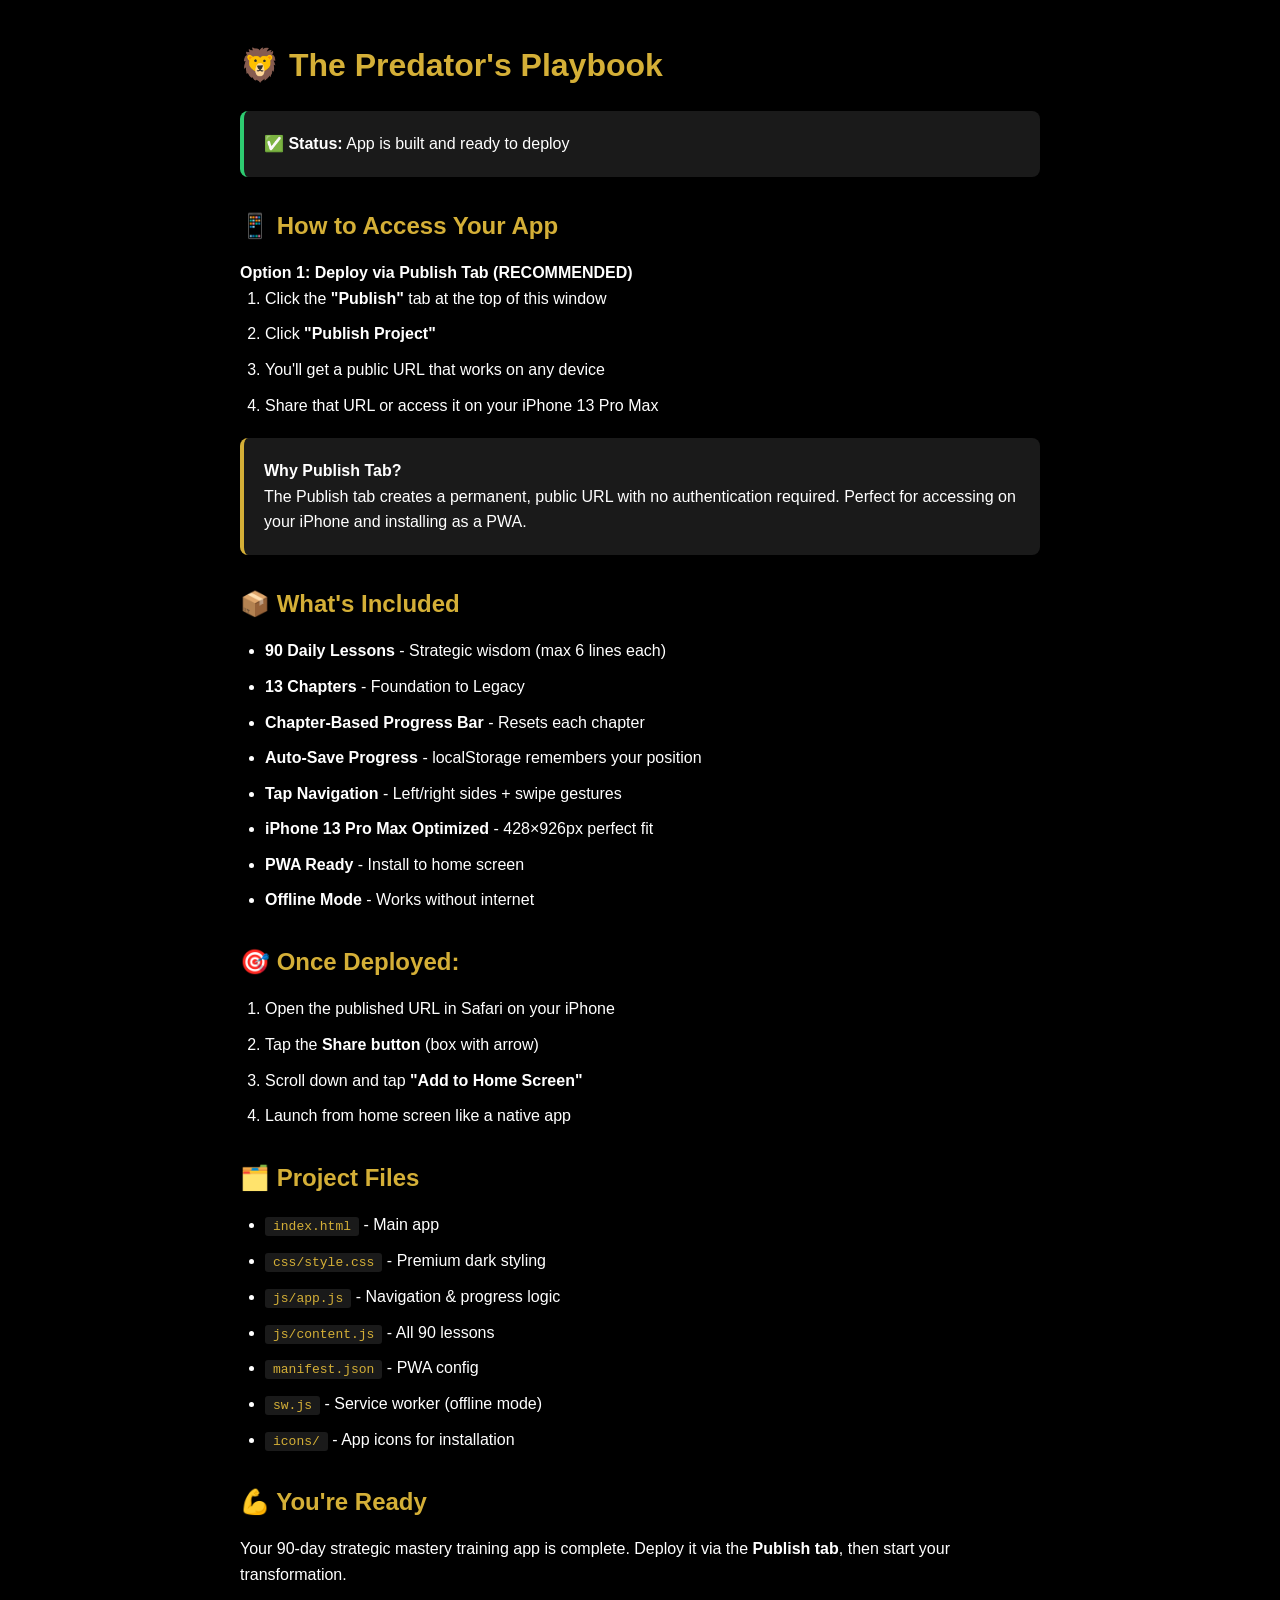
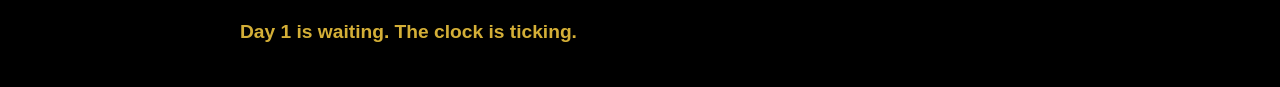
<file: access.html>
<!DOCTYPE html>
<html lang="en">
<head>
    <meta charset="UTF-8">
    <meta name="viewport" content="width=device-width, initial-scale=1.0">
    <title>Predator's Playbook - Access Instructions</title>
    <style>
        * {
            margin: 0;
            padding: 0;
            box-sizing: border-box;
        }
        body {
            font-family: -apple-system, BlinkMacSystemFont, 'Segoe UI', sans-serif;
            background: #000;
            color: #fff;
            padding: 40px 20px;
            line-height: 1.6;
        }
        .container {
            max-width: 800px;
            margin: 0 auto;
        }
        h1 {
            color: #D4AF37;
            margin-bottom: 20px;
            font-size: 2em;
        }
        h2 {
            color: #D4AF37;
            margin: 30px 0 15px;
            font-size: 1.5em;
        }
        .status {
            background: #1a1a1a;
            padding: 20px;
            border-radius: 8px;
            margin: 20px 0;
            border-left: 4px solid #D4AF37;
        }
        .status-good {
            border-left-color: #2ecc71;
        }
        .link {
            display: inline-block;
            background: #D4AF37;
            color: #000;
            padding: 15px 30px;
            text-decoration: none;
            border-radius: 5px;
            font-weight: 600;
            margin: 10px 0;
        }
        .link:hover {
            background: #c19b2f;
        }
        code {
            background: #1a1a1a;
            padding: 2px 8px;
            border-radius: 3px;
            color: #D4AF37;
        }
        ol, ul {
            margin-left: 25px;
            margin-bottom: 20px;
        }
        li {
            margin-bottom: 10px;
        }
    </style>
</head>
<body>
    <div class="container">
        <h1>🦁 The Predator's Playbook</h1>
        
        <div class="status status-good">
            <strong>✅ Status:</strong> App is built and ready to deploy
        </div>

        <h2>📱 How to Access Your App</h2>
        
        <p><strong>Option 1: Deploy via Publish Tab (RECOMMENDED)</strong></p>
        <ol>
            <li>Click the <strong>"Publish"</strong> tab at the top of this window</li>
            <li>Click <strong>"Publish Project"</strong></li>
            <li>You'll get a public URL that works on any device</li>
            <li>Share that URL or access it on your iPhone 13 Pro Max</li>
        </ol>

        <div class="status">
            <strong>Why Publish Tab?</strong><br>
            The Publish tab creates a permanent, public URL with no authentication required. Perfect for accessing on your iPhone and installing as a PWA.
        </div>

        <h2>📦 What's Included</h2>
        <ul>
            <li><strong>90 Daily Lessons</strong> - Strategic wisdom (max 6 lines each)</li>
            <li><strong>13 Chapters</strong> - Foundation to Legacy</li>
            <li><strong>Chapter-Based Progress Bar</strong> - Resets each chapter</li>
            <li><strong>Auto-Save Progress</strong> - localStorage remembers your position</li>
            <li><strong>Tap Navigation</strong> - Left/right sides + swipe gestures</li>
            <li><strong>iPhone 13 Pro Max Optimized</strong> - 428×926px perfect fit</li>
            <li><strong>PWA Ready</strong> - Install to home screen</li>
            <li><strong>Offline Mode</strong> - Works without internet</li>
        </ul>

        <h2>🎯 Once Deployed:</h2>
        <ol>
            <li>Open the published URL in Safari on your iPhone</li>
            <li>Tap the <strong>Share button</strong> (box with arrow)</li>
            <li>Scroll down and tap <strong>"Add to Home Screen"</strong></li>
            <li>Launch from home screen like a native app</li>
        </ol>

        <h2>🗂️ Project Files</h2>
        <ul>
            <li><code>index.html</code> - Main app</li>
            <li><code>css/style.css</code> - Premium dark styling</li>
            <li><code>js/app.js</code> - Navigation & progress logic</li>
            <li><code>js/content.js</code> - All 90 lessons</li>
            <li><code>manifest.json</code> - PWA config</li>
            <li><code>sw.js</code> - Service worker (offline mode)</li>
            <li><code>icons/</code> - App icons for installation</li>
        </ul>

        <h2>💪 You're Ready</h2>
        <p>Your 90-day strategic mastery training app is complete. Deploy it via the <strong>Publish tab</strong>, then start your transformation.</p>
        
        <p style="margin-top: 30px; color: #D4AF37; font-size: 1.2em;">
            <strong>Day 1 is waiting. The clock is ticking.</strong>
        </p>
    </div>

    <script>
        // Auto-redirect if main app exists
        setTimeout(() => {
            const check = confirm("Would you like to try opening the main app? (May require authentication in preview mode)");
            if (check) {
                window.location.href = '/index.html';
            }
        }, 2000);
    </script>
</body>
</html>
</file>
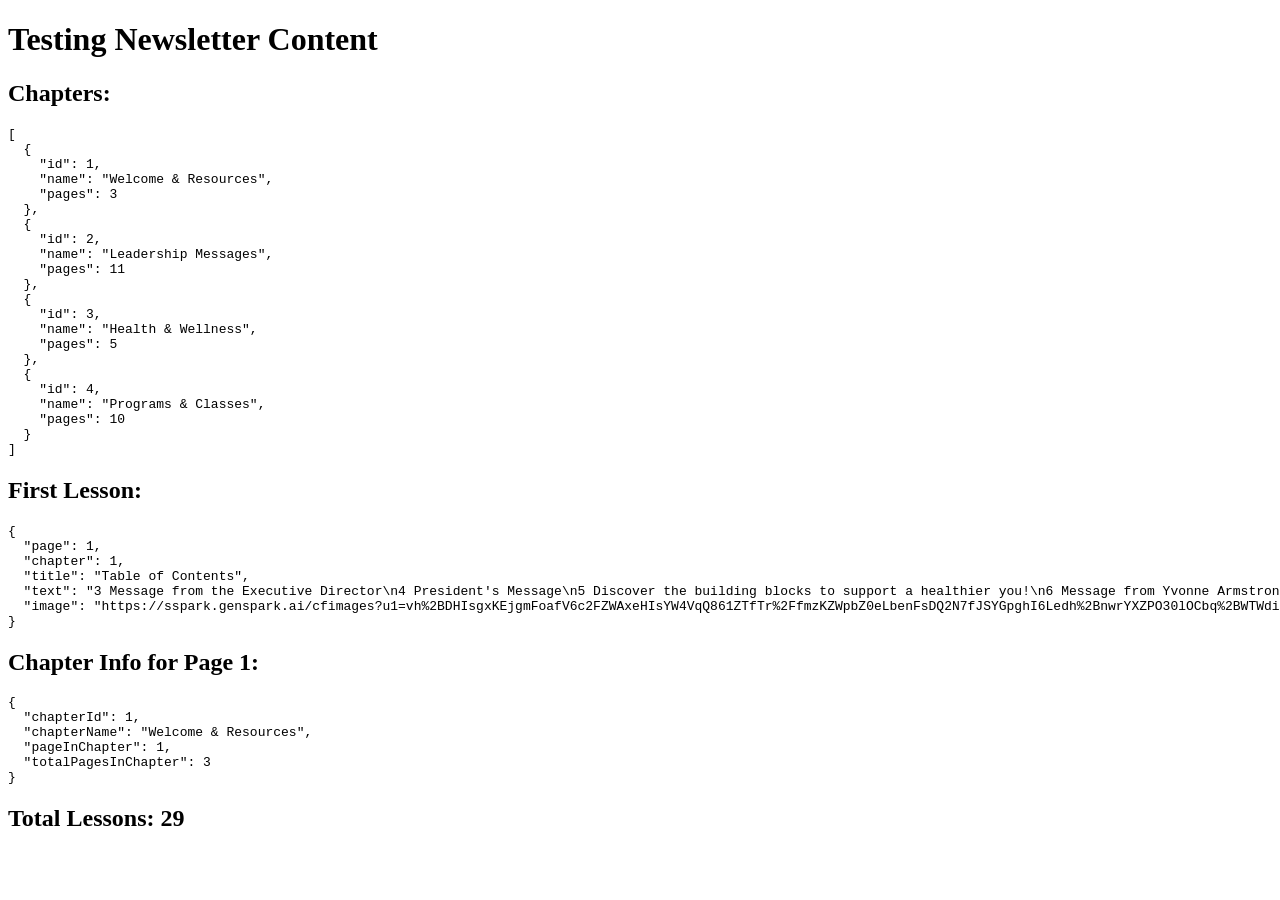
<file: test.html>
<!DOCTYPE html>
<html>
<head>
    <title>Test Newsletter Content</title>
</head>
<body>
    <h1>Testing Newsletter Content</h1>
    <div id="output"></div>
    
    <script src="js/content.js"></script>
    <script>
        const output = document.getElementById('output');
        
        // Test 1: Check if CHAPTERS loaded
        output.innerHTML += '<h2>Chapters:</h2>';
        output.innerHTML += '<pre>' + JSON.stringify(CHAPTERS, null, 2) + '</pre>';
        
        // Test 2: Check first lesson
        output.innerHTML += '<h2>First Lesson:</h2>';
        const lesson1 = getLessonByPage(1);
        output.innerHTML += '<pre>' + JSON.stringify(lesson1, null, 2) + '</pre>';
        
        // Test 3: Check chapter info
        output.innerHTML += '<h2>Chapter Info for Page 1:</h2>';
        const info = getChapterInfo(1);
        output.innerHTML += '<pre>' + JSON.stringify(info, null, 2) + '</pre>';
        
        // Test 4: Total lessons
        output.innerHTML += '<h2>Total Lessons: ' + LESSONS.length + '</h2>';
    </script>
</body>
</html>
</file>
